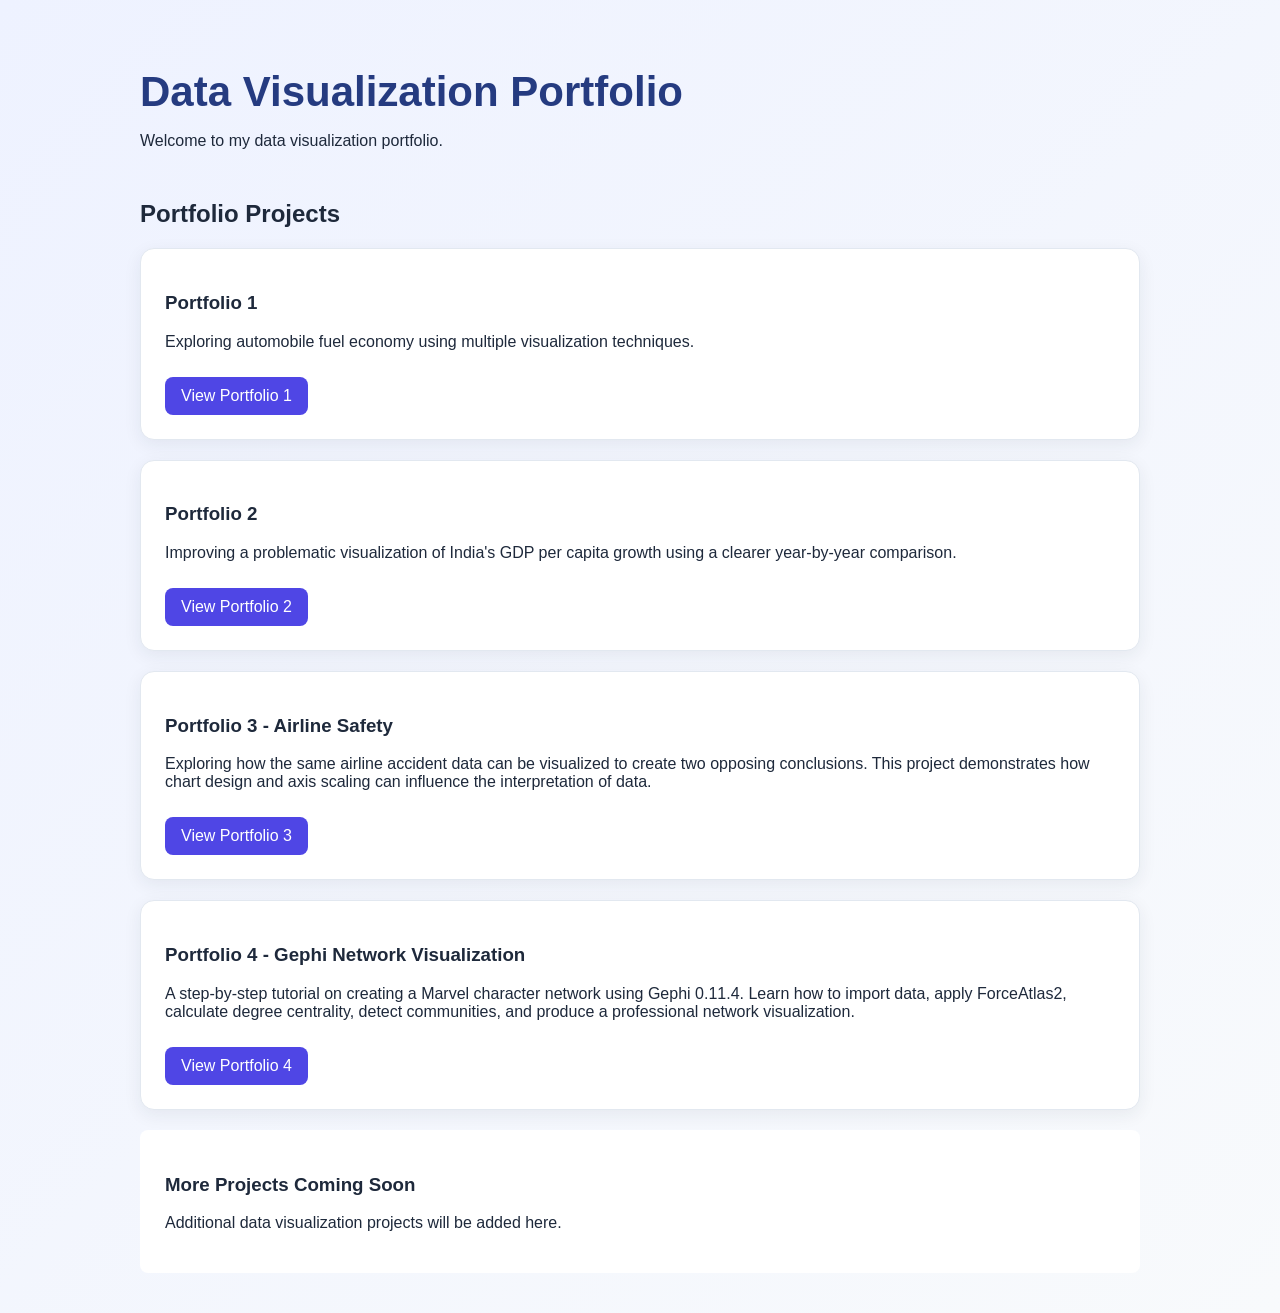
<file: index.html>
<!DOCTYPE html>
<html lang="en">

<head>
    <meta charset="UTF-8">
    <meta name="viewport" content="width=device-width, initial-scale=1.0">

    <title>Data Visualization Portfolio</title>

    <link rel="stylesheet" href="style.css">
</head>

<body>

    <header>
        <h1>Data Visualization Portfolio</h1>
        <p>Welcome to my data visualization portfolio.</p>
    </header>

    <main>

        <h2>Portfolio Projects</h2>

        <div class="project-card">
            <h3>Portfolio 1</h3>

            <p>
                Exploring automobile fuel economy using multiple
                visualization techniques.
            </p>

            <a href="portfolio1.html">View Portfolio 1</a>
        </div>

<div class="project-card">
    <h3>Portfolio 2</h3>

    <p>
        Improving a problematic visualization of India's GDP per capita growth
        using a clearer year-by-year comparison.
    </p>

    <a href="portfolio2/index.html">View Portfolio 2</a>
</div>

<div class="project-card">
    <h3>Portfolio 3 - Airline Safety</h3>

    <p>
        Exploring how the same airline accident data can be
        visualized to create two opposing conclusions.
        This project demonstrates how chart design and
        axis scaling can influence the interpretation of data.
    </p>

    <a href="Portfolio%203/index.html">View Portfolio 3</a>
</div>

<div class="project-card">
  <h3>Portfolio 4 - Gephi Network Visualization</h3>

  <p>
    A step-by-step tutorial on creating a Marvel character
    network using Gephi 0.11.4. Learn how to import data,
    apply ForceAtlas2, calculate degree centrality,
    detect communities, and produce a professional
    network visualization.
  </p>

  <a href="Portfolio%204/index.html">
    View Portfolio 4
  </a>
</div>

<div class="future-projects">
    <h3>More Projects Coming Soon</h3>

    <p>
        Additional data visualization projects will be added here.
    </p>
</div>

    </main>

</body>

</html>
</file>
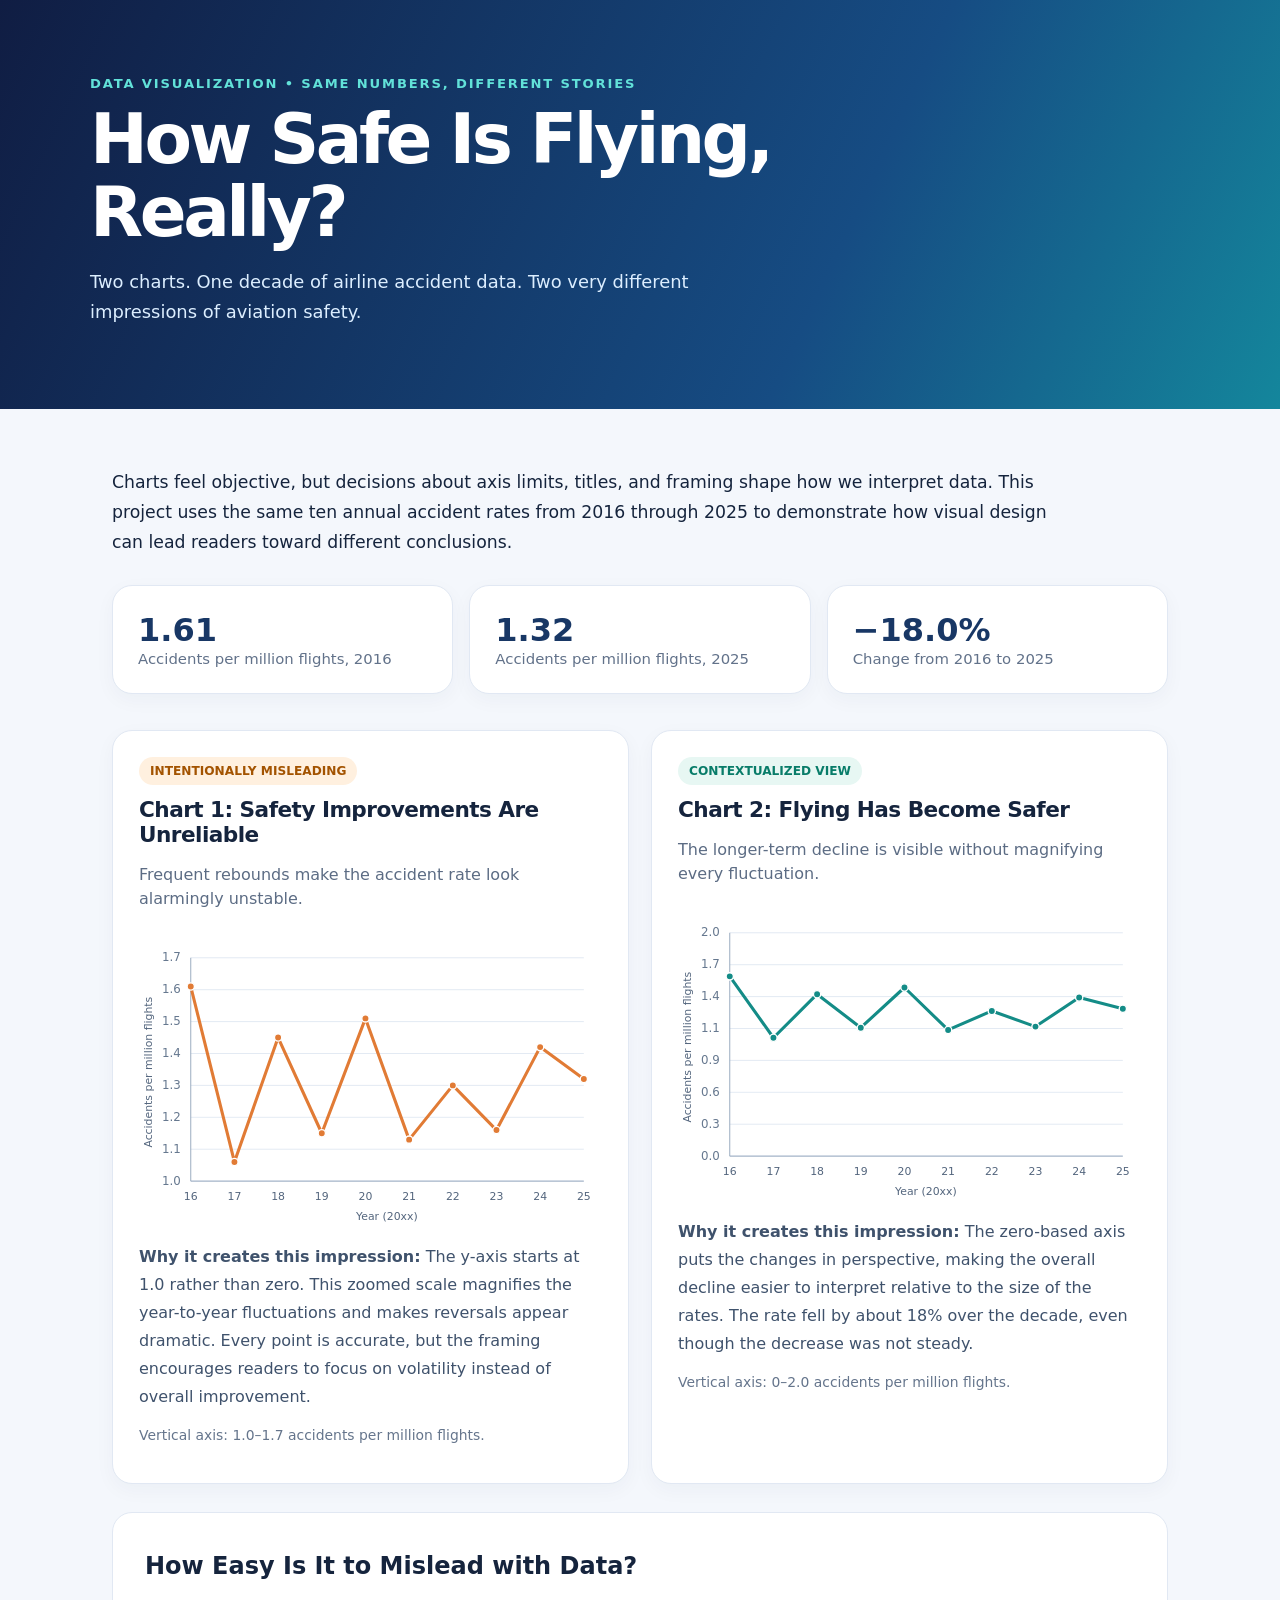
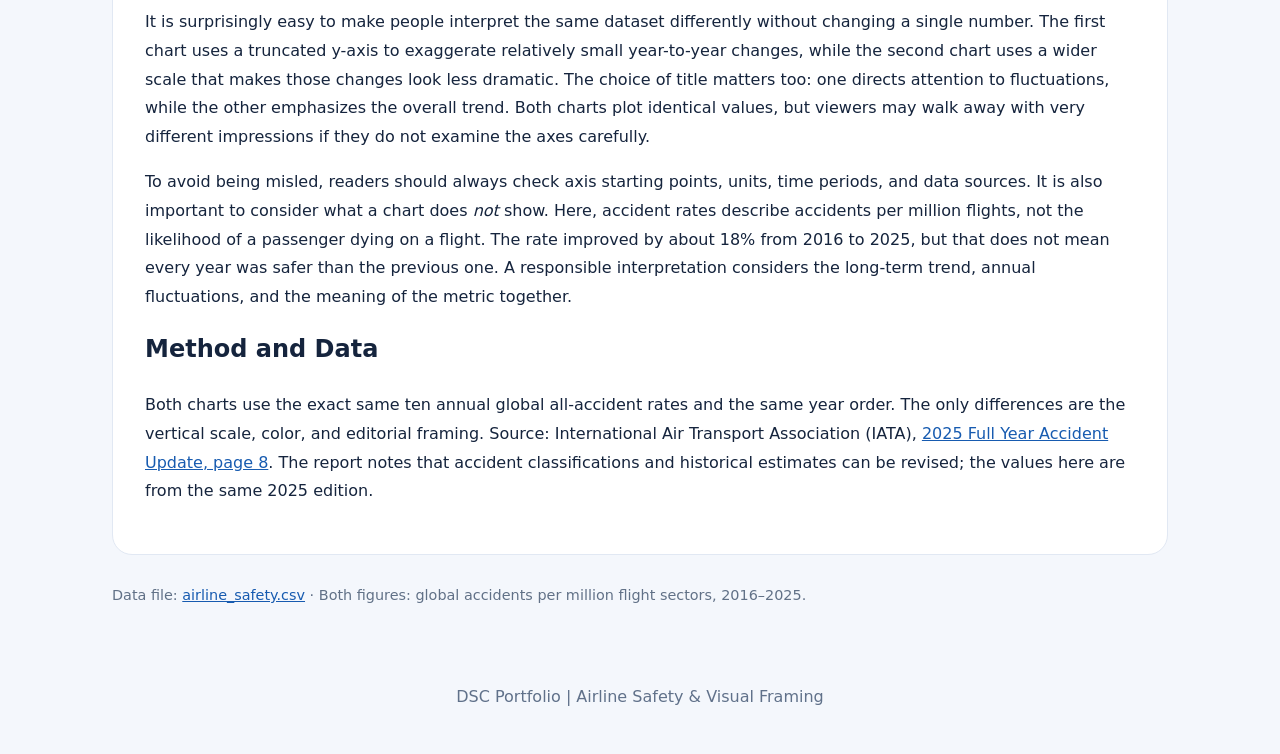
<file: Portfolio 3/index.html>
<!doctype html>
<html lang="en">
<head>
<meta charset="utf-8"><meta name="viewport" content="width=device-width,initial-scale=1">
<title>Airline Safety | Two Stories, One Dataset</title>
<style>
:root{font-family:Inter,ui-sans-serif,system-ui,-apple-system,Segoe UI,sans-serif;color:#15243d;background:#f4f7fc}*{box-sizing:border-box}body{margin:0}a{color:#175bb0}header{background:linear-gradient(115deg,#101d43,#164c83 65%,#14869c);color:white;padding:76px max(24px,calc((100vw - 1100px)/2)) 65px}h1{font-size:clamp(2.4rem,5.4vw,4.4rem);letter-spacing:-.05em;line-height:1.06;margin:12px 0 16px}header p{max-width:700px;color:#dceeff;font-size:1.12rem;line-height:1.65}.eyebrow{font-size:.82rem;font-weight:800;letter-spacing:.14em;text-transform:uppercase;color:#62e2d9}main{max-width:1100px;margin:auto;padding:40px 22px 64px}section{margin:0 0 28px}.intro{font-size:1.08rem;line-height:1.75;max-width:940px}.stats{display:grid;grid-template-columns:repeat(3,1fr);gap:16px;margin:28px 0 36px}.stat,.panel{background:white;border:1px solid #e1e8f3;border-radius:20px;box-shadow:0 6px 20px #142c4b0a}.stat{padding:25px}.stat strong{font-size:2rem;display:block;color:#183765}.stat span{color:#62728a;font-size:.93rem}.panels{display:grid;grid-template-columns:1fr 1fr;gap:22px}.panel{padding:26px;min-width:0}.panel h2{font-size:1.35rem;letter-spacing:-.025em;margin:12px 0 7px}.tag{display:inline-block;padding:7px 11px;border-radius:100px;background:#e7f7f3;color:#087c69;font-size:.76rem;font-weight:800}.tag.warn{background:#fff0df;color:#a35300}.subtitle{min-height:57px;color:#5c6c84;line-height:1.5}.plot{width:100%;height:auto;display:block;margin:15px 0 9px}.description{line-height:1.75;color:#3f526c}.note{font-size:.87rem;color:#65758c}.prose{background:white;border-radius:20px;border:1px solid #e1e8f3;padding:32px;margin-top:28px;line-height:1.8}.prose h2{margin-top:0}.source{margin-top:26px;font-size:.9rem;color:#617187;line-height:1.7}footer{text-align:center;color:#60718a;padding:15px 24px 48px}@media(max-width:770px){.panels,.stats{grid-template-columns:1fr}header{padding:55px 24px}.panel{padding:19px}}
</style>
</head>
<body>
<header><div class="eyebrow">Data visualization • Same numbers, different stories</div><h1>How Safe Is Flying,<br>Really?</h1><p>Two charts. One decade of airline accident data. Two very different impressions of aviation safety.</p></header>
<main>
<section class="intro"><p>Charts feel objective, but decisions about axis limits, titles, and framing shape how we interpret data. This project uses the same ten annual accident rates from 2016 through 2025 to demonstrate how visual design can lead readers toward different conclusions.</p></section>
<div class="stats"><div class="stat"><strong>1.61</strong><span>Accidents per million flights, 2016</span></div><div class="stat"><strong>1.32</strong><span>Accidents per million flights, 2025</span></div><div class="stat"><strong>−18.0%</strong><span>Change from 2016 to 2025</span></div></div>
<section class="panels">
<article class="panel"><span class="tag warn">INTENTIONALLY MISLEADING</span><h2>Chart 1: Safety Improvements Are Unreliable</h2><p class="subtitle">Frequent rebounds make the accident rate look alarmingly unstable.</p><svg id="zoomed" class="plot" role="img" aria-label="Line chart of 2016 to 2025 airline accident rates with a truncated vertical axis from 1.0 to 1.7"></svg><p class="description"><strong>Why it creates this impression:</strong> The y-axis starts at 1.0 rather than zero. This zoomed scale magnifies the year-to-year fluctuations and makes reversals appear dramatic. Every point is accurate, but the framing encourages readers to focus on volatility instead of overall improvement.</p><p class="note">Vertical axis: 1.0–1.7 accidents per million flights.</p></article>
<article class="panel"><span class="tag">CONTEXTUALIZED VIEW</span><h2>Chart 2: Flying Has Become Safer</h2><p class="subtitle">The longer-term decline is visible without magnifying every fluctuation.</p><svg id="full" class="plot" role="img" aria-label="Line chart of identical 2016 to 2025 airline accident rates with vertical axis from 0 to 2"></svg><p class="description"><strong>Why it creates this impression:</strong> The zero-based axis puts the changes in perspective, making the overall decline easier to interpret relative to the size of the rates. The rate fell by about 18% over the decade, even though the decrease was not steady.</p><p class="note">Vertical axis: 0–2.0 accidents per million flights.</p></article>
</section>
<section class="prose"><h2>How Easy Is It to Mislead with Data?</h2><p>It is surprisingly easy to make people interpret the same dataset differently without changing a single number. The first chart uses a truncated y-axis to exaggerate relatively small year-to-year changes, while the second chart uses a wider scale that makes those changes look less dramatic. The choice of title matters too: one directs attention to fluctuations, while the other emphasizes the overall trend. Both charts plot identical values, but viewers may walk away with very different impressions if they do not examine the axes carefully.</p><p>To avoid being misled, readers should always check axis starting points, units, time periods, and data sources. It is also important to consider what a chart does <em>not</em> show. Here, accident rates describe accidents per million flights, not the likelihood of a passenger dying on a flight. The rate improved by about 18% from 2016 to 2025, but that does not mean every year was safer than the previous one. A responsible interpretation considers the long-term trend, annual fluctuations, and the meaning of the metric together.</p><h2>Method and Data</h2><p>Both charts use the exact same ten annual global all-accident rates and the same year order. The only differences are the vertical scale, color, and editorial framing. Source: International Air Transport Association (IATA), <a href="https://www.iata.org/contentassets/4d18cb077c5e419b8a888d387a50c638/iata-safety-report-2025-fy_final.pdf" target="_blank" rel="noopener">2025 Full Year Accident Update, page 8</a>. The report notes that accident classifications and historical estimates can be revised; the values here are from the same 2025 edition.</p></section>
<div class="source">Data file: <a href="airline_safety.csv" download>airline_safety.csv</a> · Both figures: global accidents per million flight sectors, 2016–2025.</div>
</main><footer>DSC Portfolio | Airline Safety &amp; Visual Framing</footer>
<script>
const data=[{year:2016,v:1.61},{year:2017,v:1.06},{year:2018,v:1.45},{year:2019,v:1.15},{year:2020,v:1.51},{year:2021,v:1.13},{year:2022,v:1.30},{year:2023,v:1.16},{year:2024,v:1.42},{year:2025,v:1.32}];
const NS='http://www.w3.org/2000/svg';
function add(svg,tag,attrs={},txt){let e=document.createElementNS(NS,tag);for(const [k,v] of Object.entries(attrs))e.setAttribute(k,String(v));if(txt!==undefined)e.textContent=txt;svg.appendChild(e);return e;}
function chart(id,min,max,color){const svg=document.getElementById(id);svg.setAttribute('viewBox','0 0 510 320');const left=57,right=490,top=24,bottom=270,w=right-left,h=bottom-top;const x=i=>left+i*w/9,y=v=>bottom-(v-min)/(max-min)*h;
for(let i=0;i<=7;i++){const v=min+(max-min)*i/7,yy=y(v);add(svg,'line',{x1:left,x2:right,y1:yy,y2:yy,stroke:'#e0e8f2','stroke-width':1});add(svg,'text',{x:left-11,y:yy+4,'text-anchor':'end',fill:'#66788f','font-size':13},v.toFixed(1));}
add(svg,'line',{x1:left,x2:left,y1:top,y2:bottom,stroke:'#91a4bb'});add(svg,'line',{x1:left,x2:right,y1:bottom,y2:bottom,stroke:'#91a4bb'});
const d=data.map((r,i)=>(i?'L':'M')+x(i)+','+y(r.v)).join(' ');add(svg,'path',{d,fill:'none',stroke:color,'stroke-width':3.4,'stroke-linejoin':'round','stroke-linecap':'round'});
data.forEach((r,i)=>{add(svg,'circle',{cx:x(i),cy:y(r.v),r:4,fill:color,stroke:'white','stroke-width':1.5});add(svg,'text',{x:x(i),y:291,'text-anchor':'middle',fill:'#53657d','font-size':12},String(r.year).slice(2));});add(svg,'text',{x:273,y:313,'text-anchor':'middle',fill:'#53657d','font-size':12},'Year (20xx)');add(svg,'text',{x:14,y:150,transform:'rotate(-90 14 150)','text-anchor':'middle',fill:'#53657d','font-size':12},'Accidents per million flights');}
chart('zoomed',1.0,1.7,'#e17b35');chart('full',0,2,'#148c87');
</script>
</body></html>
</file>
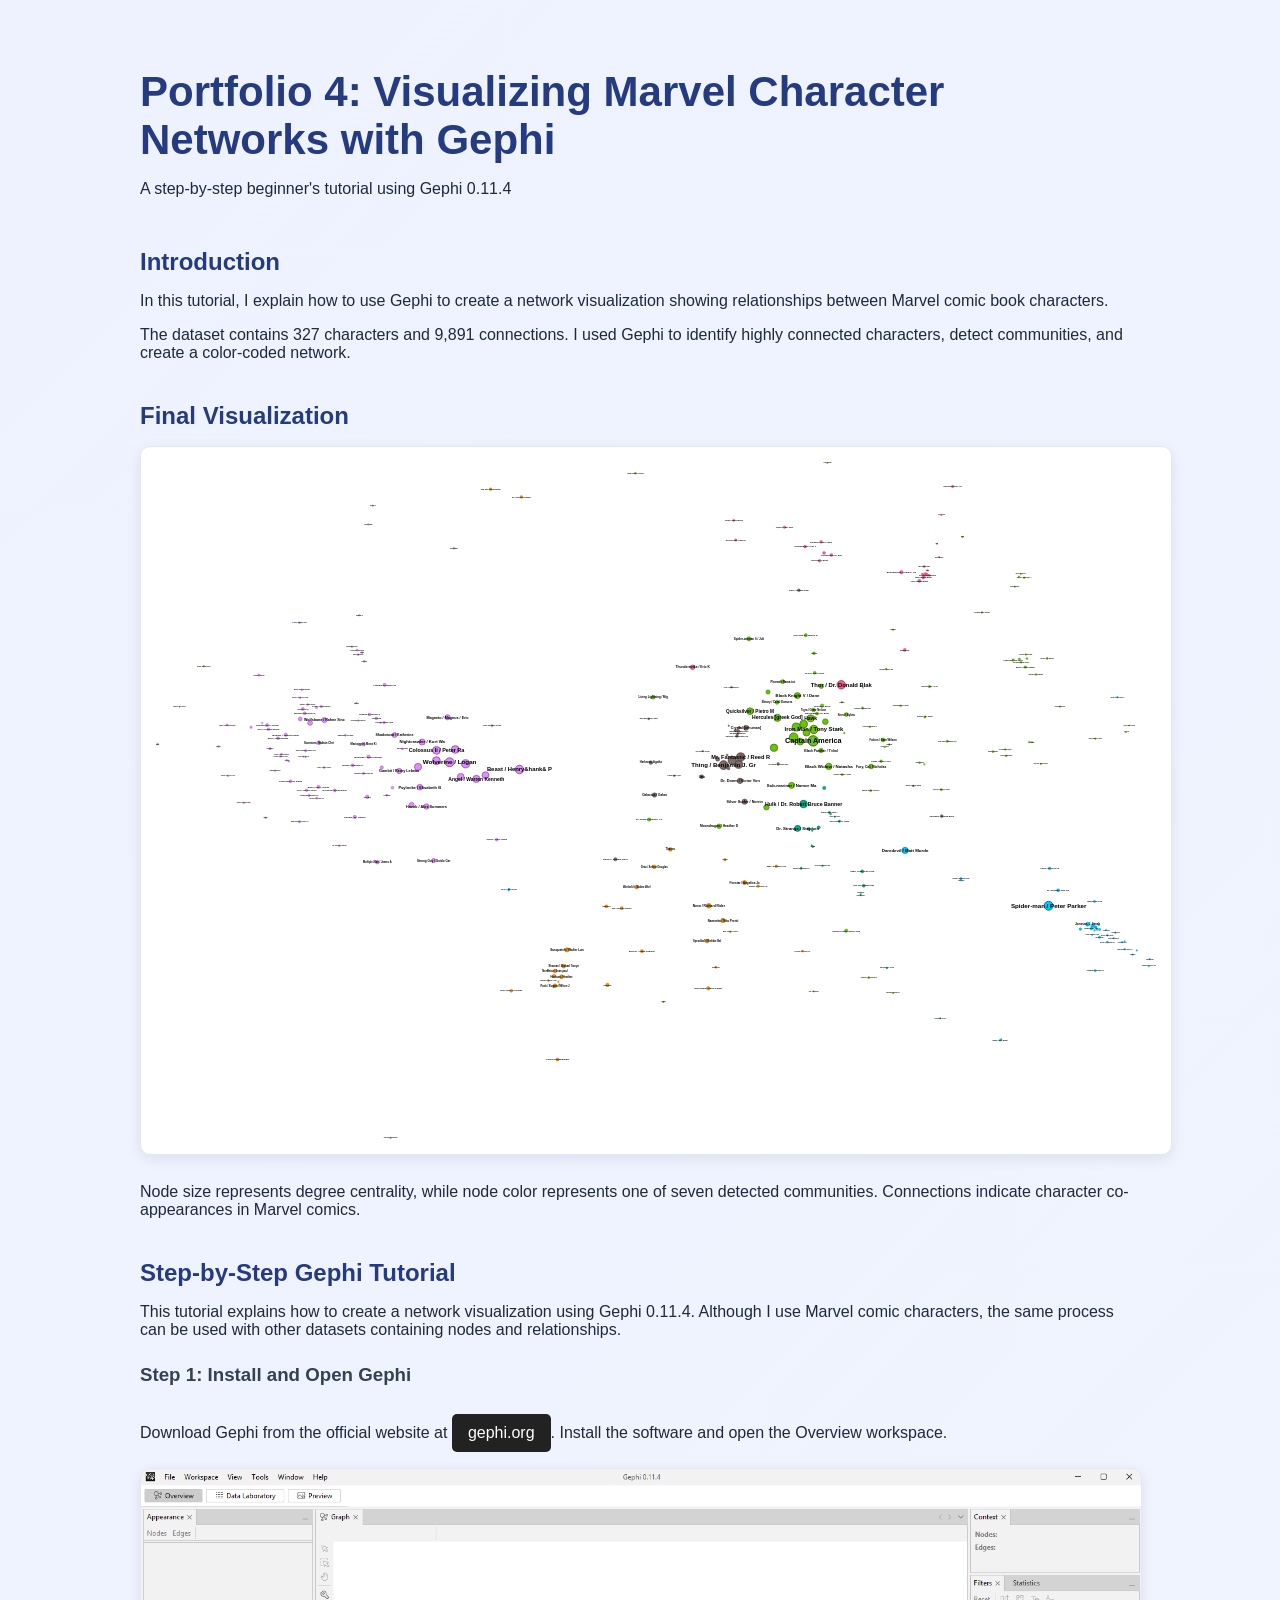
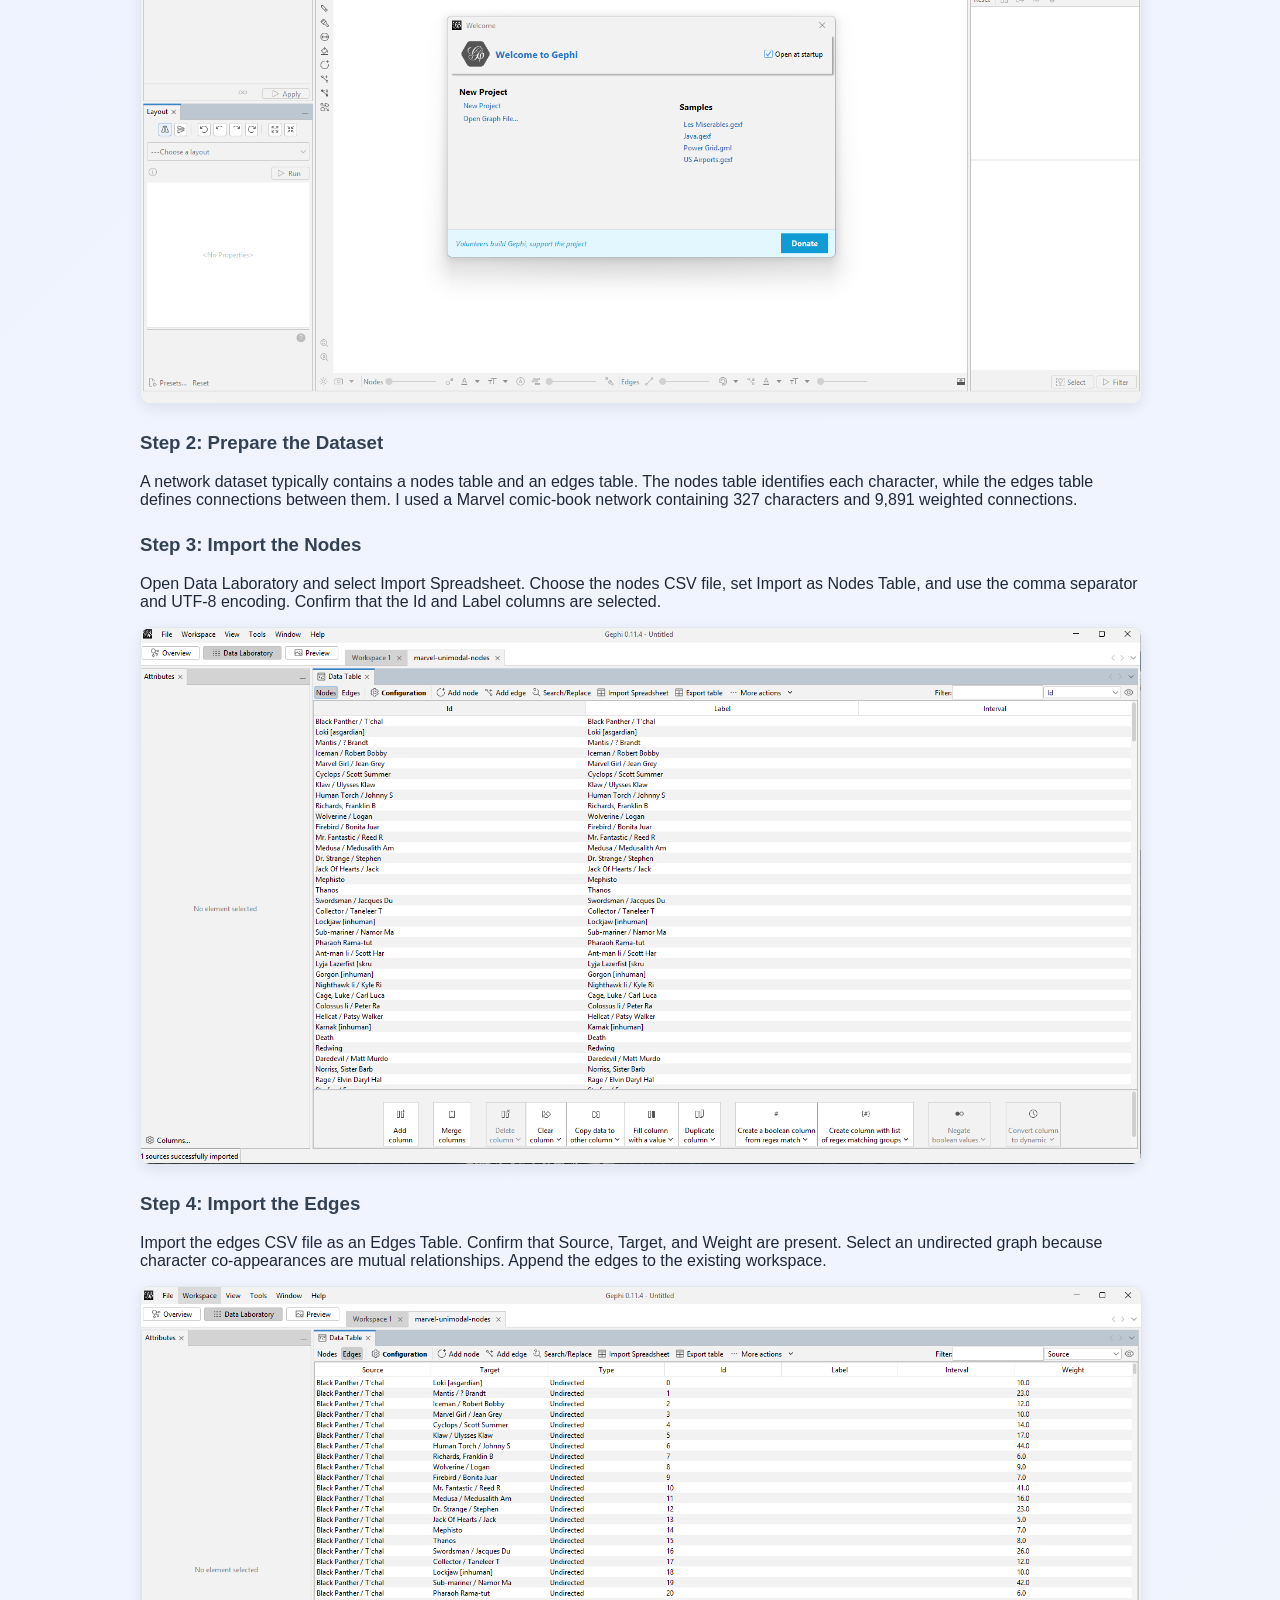
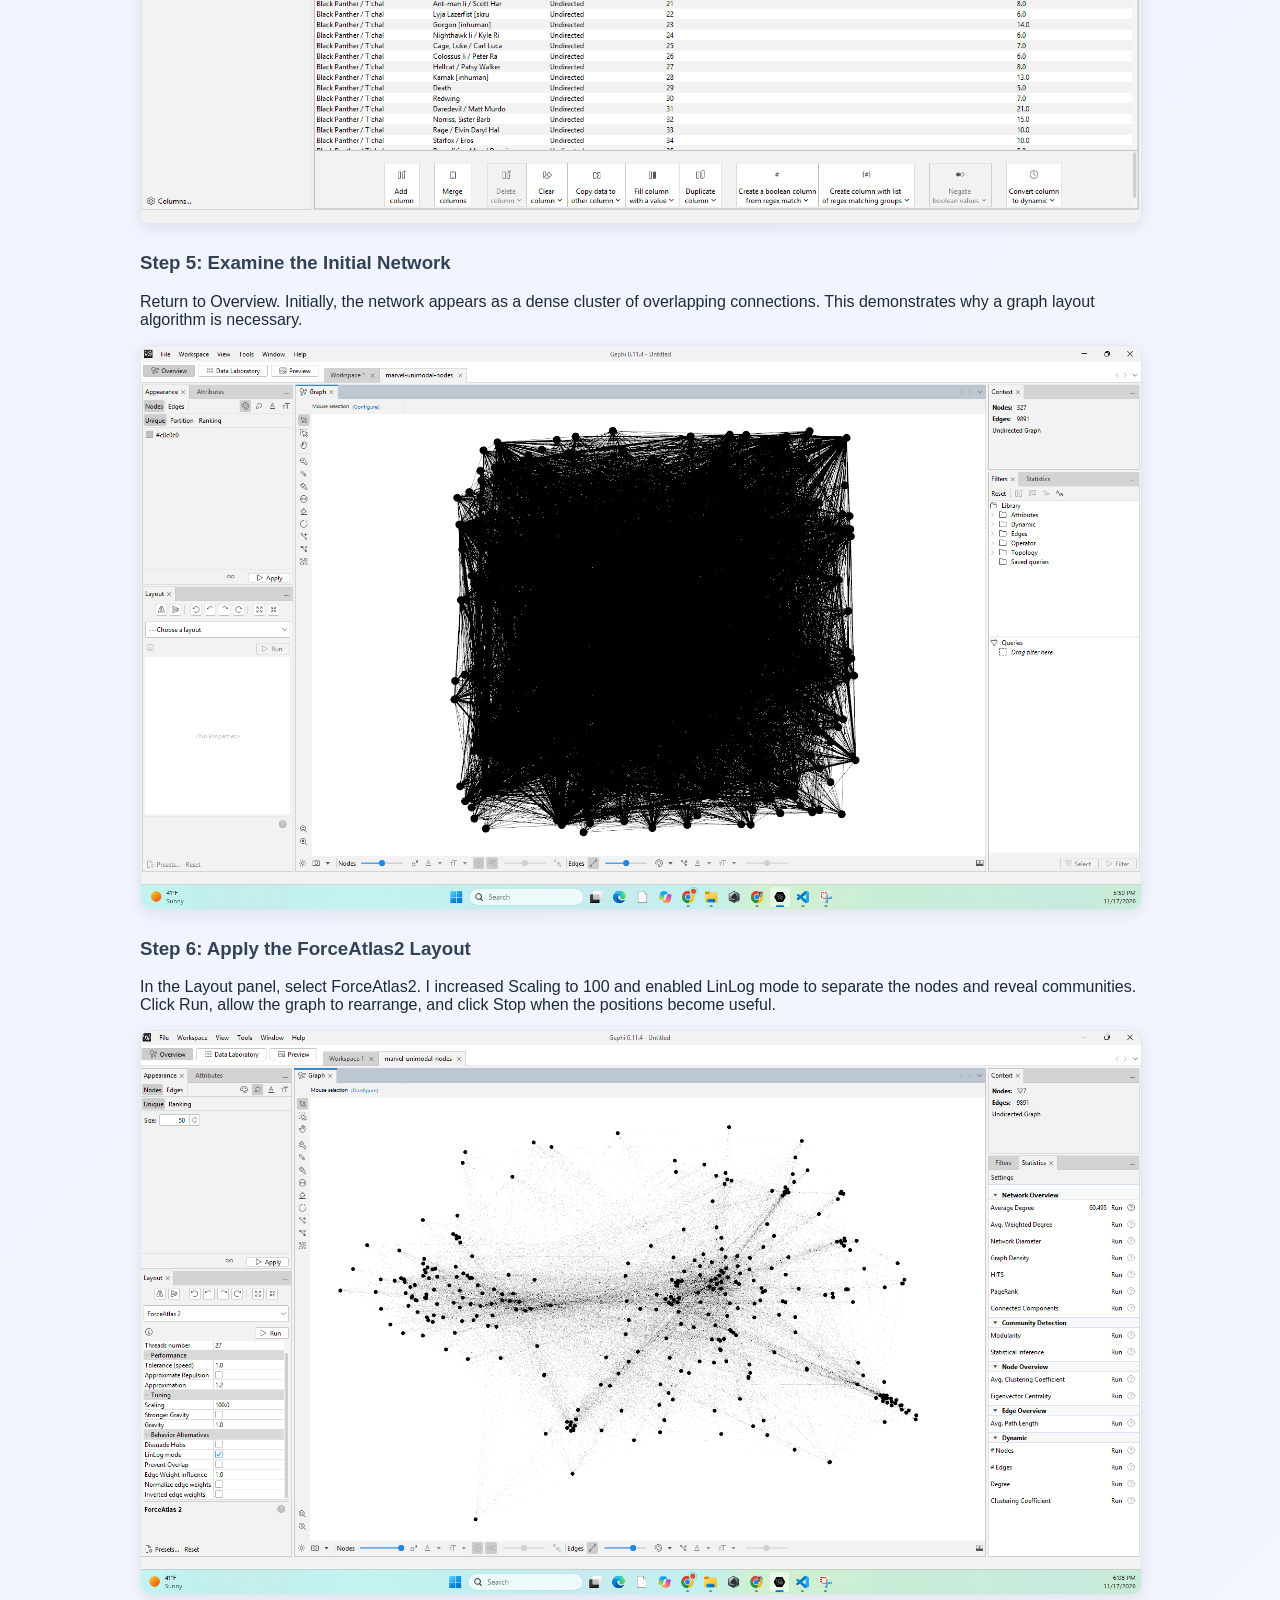
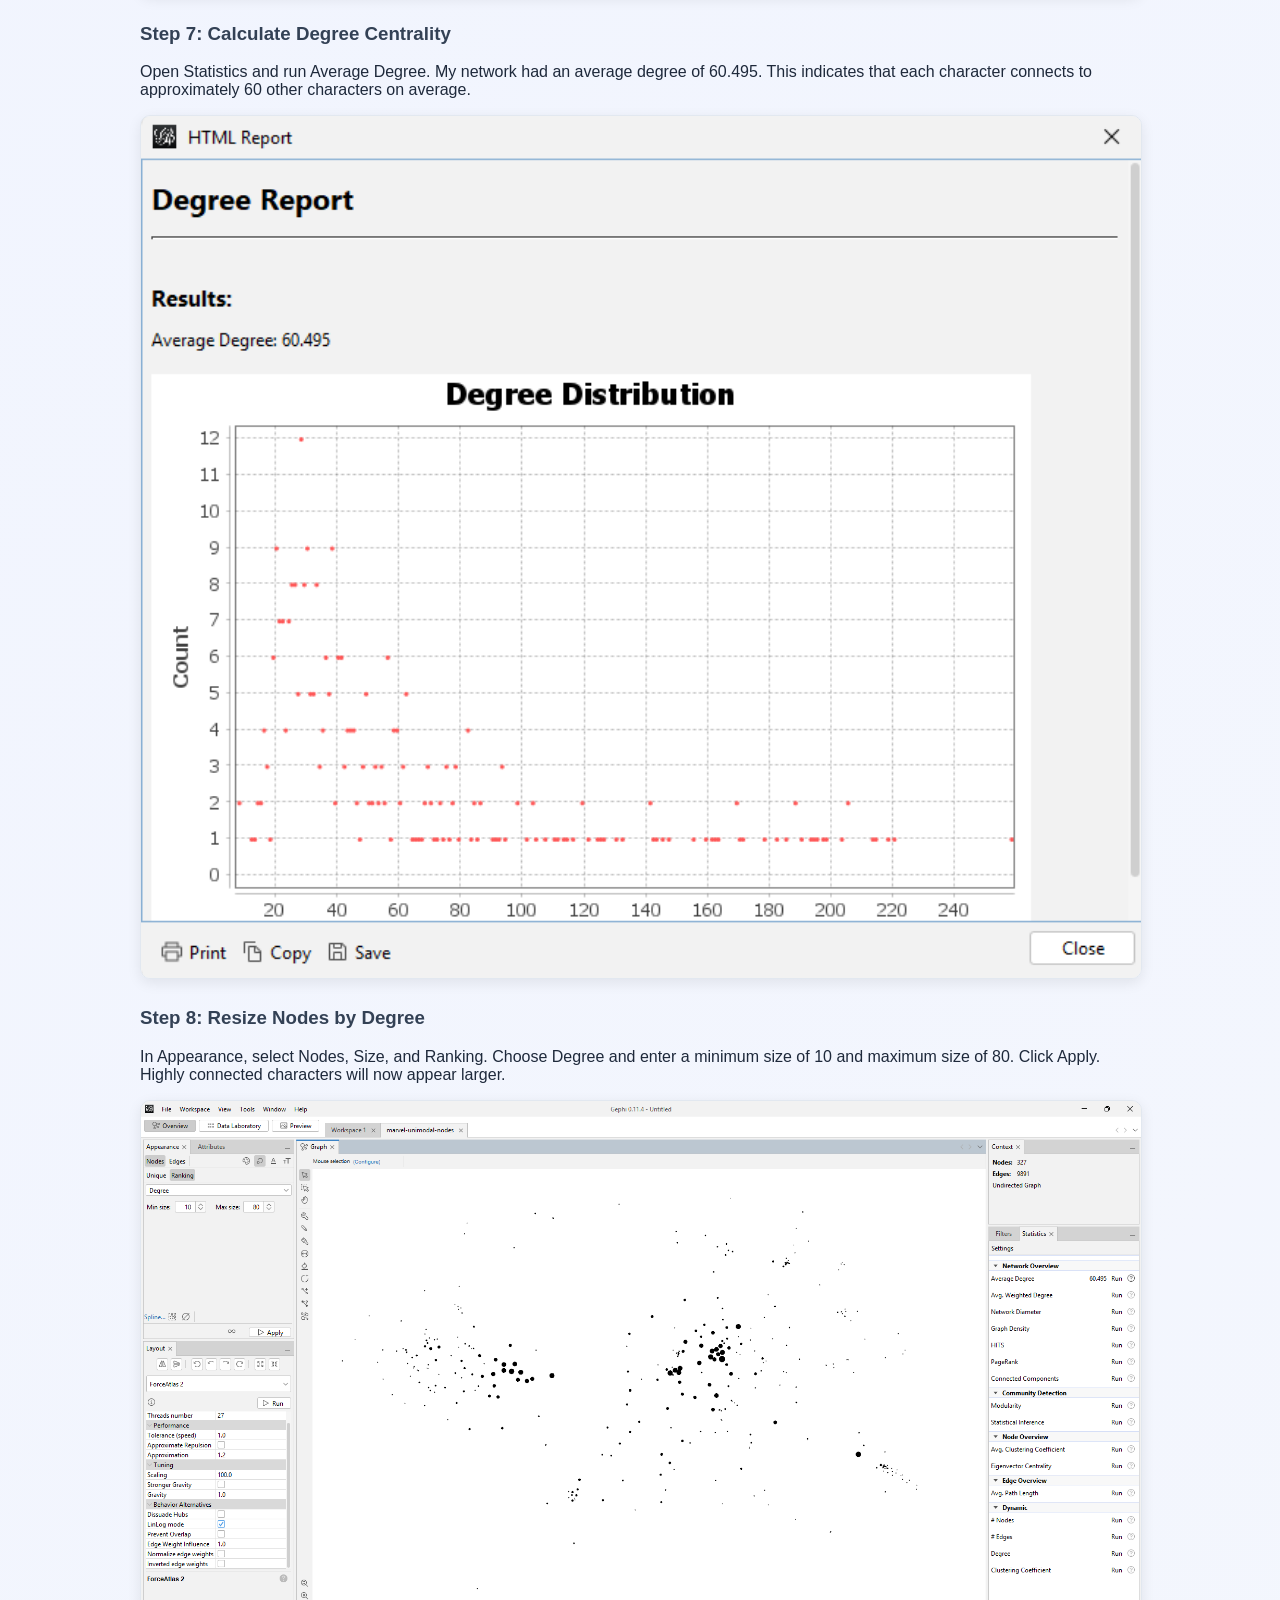
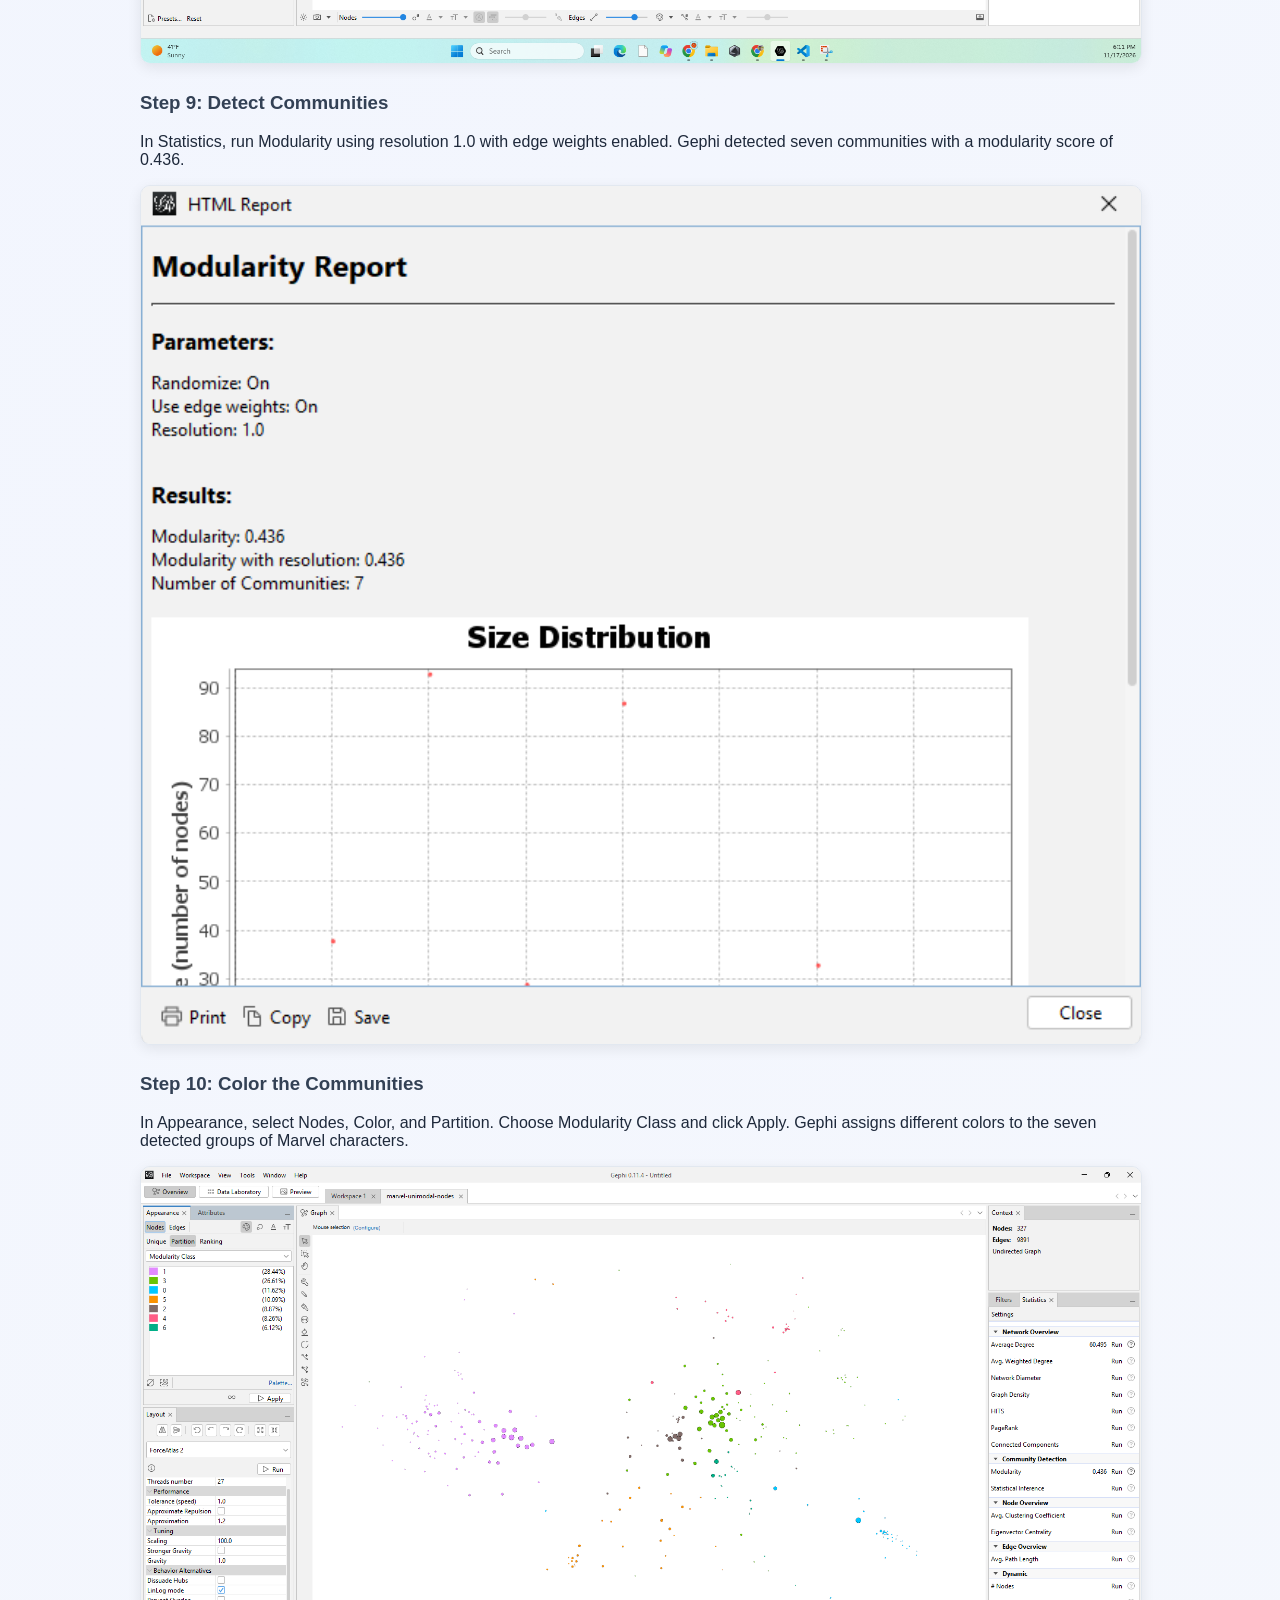
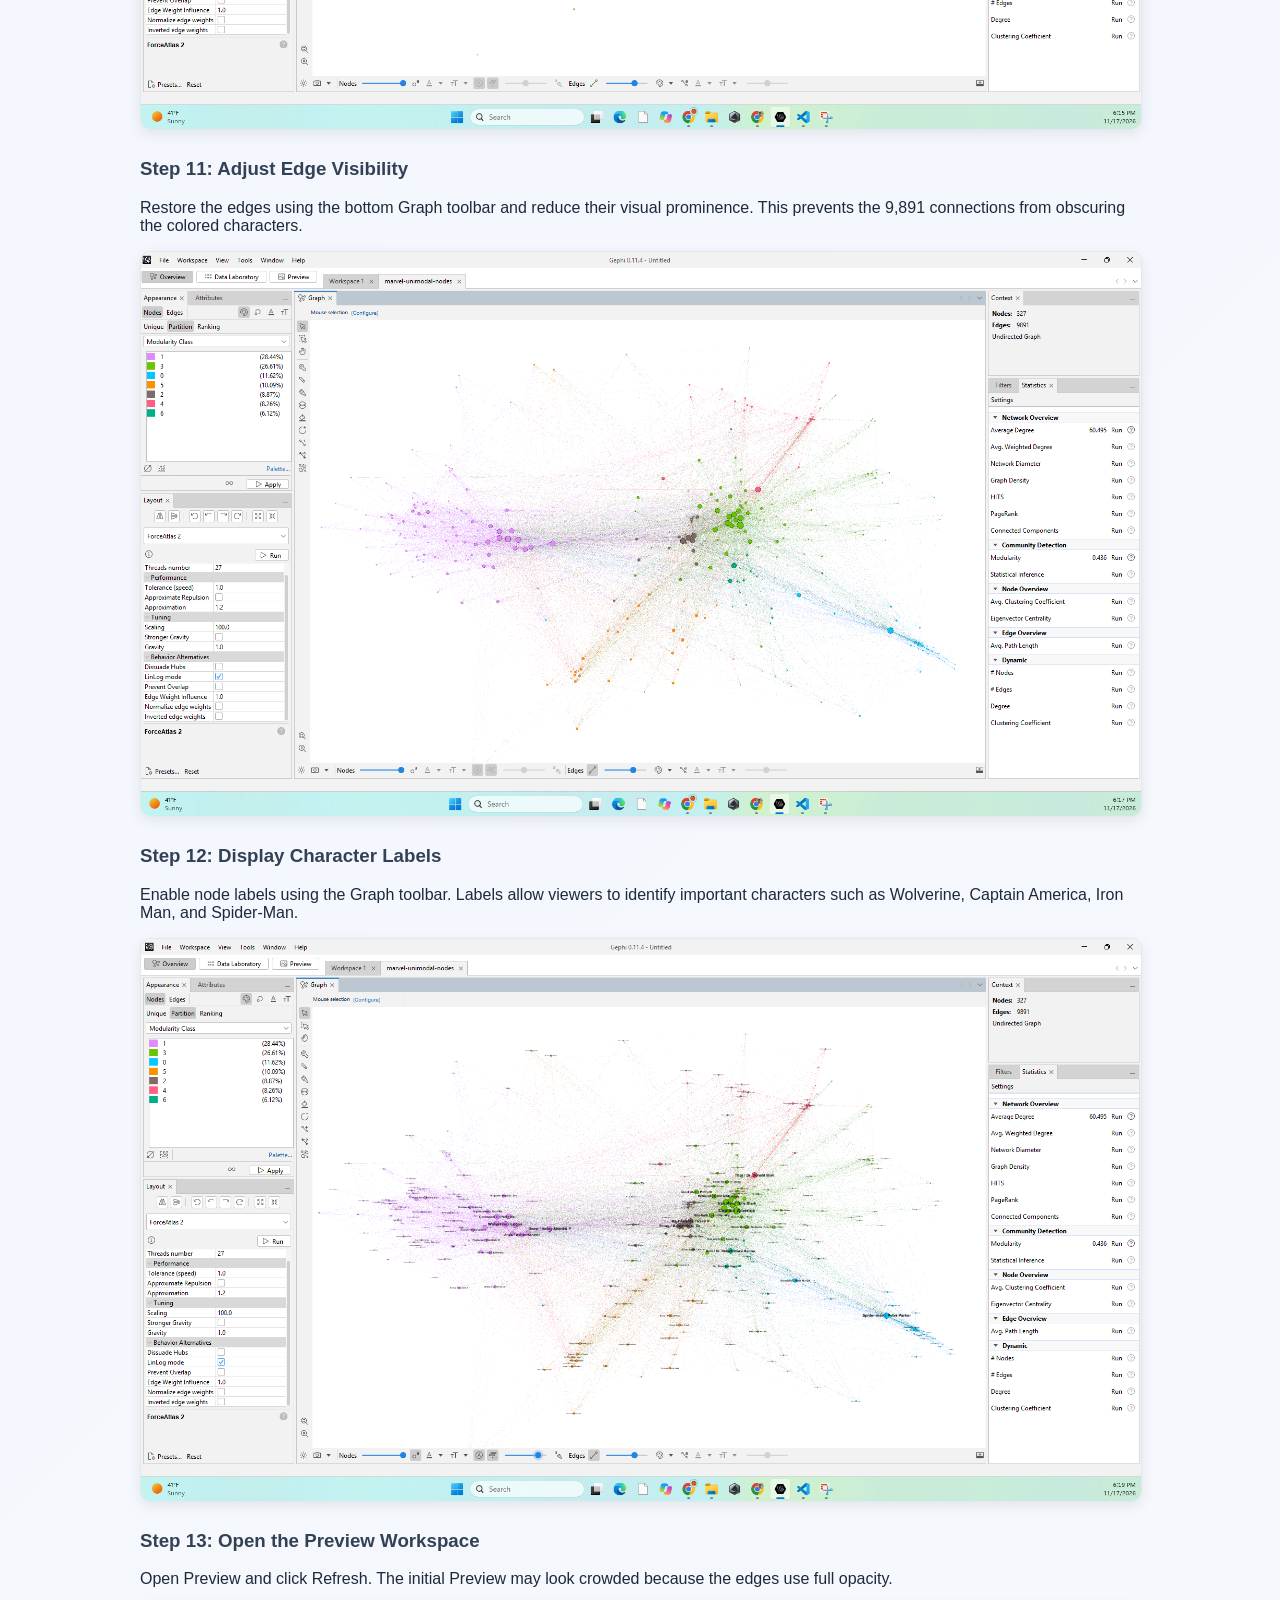
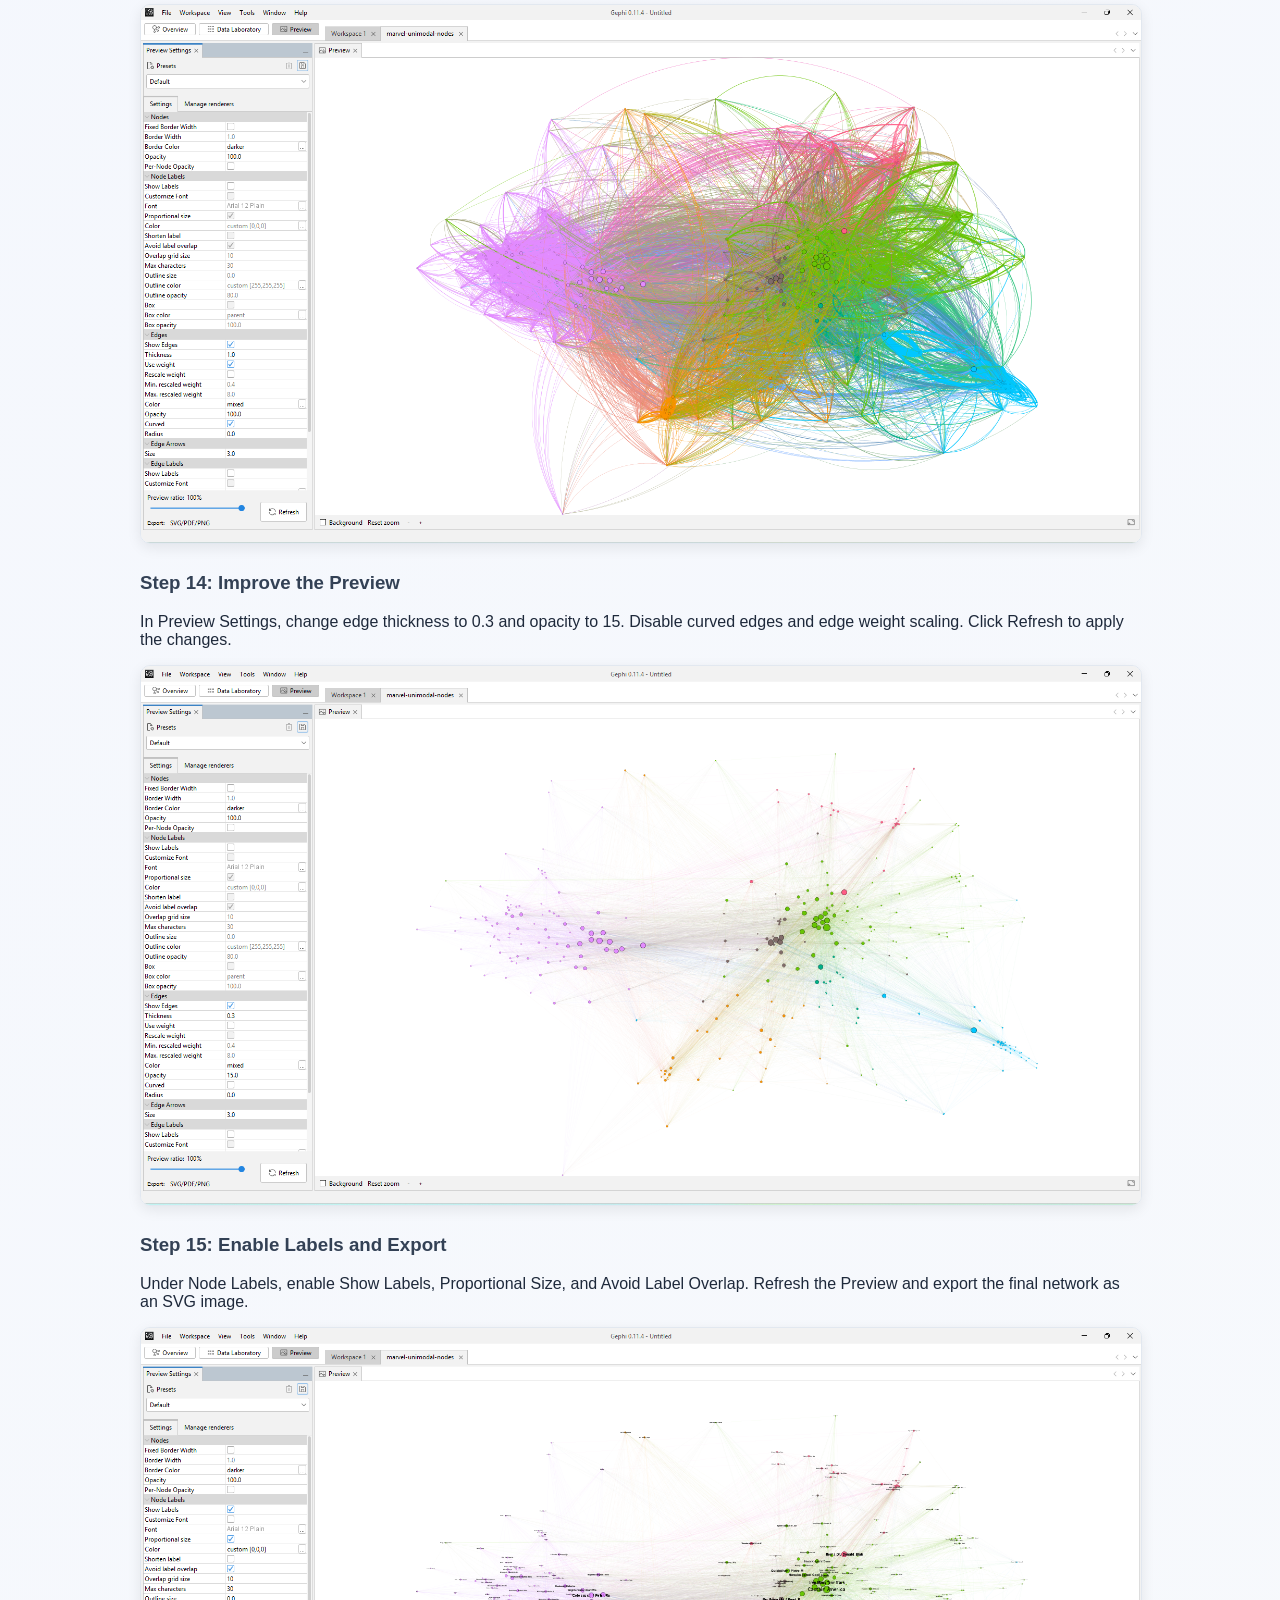
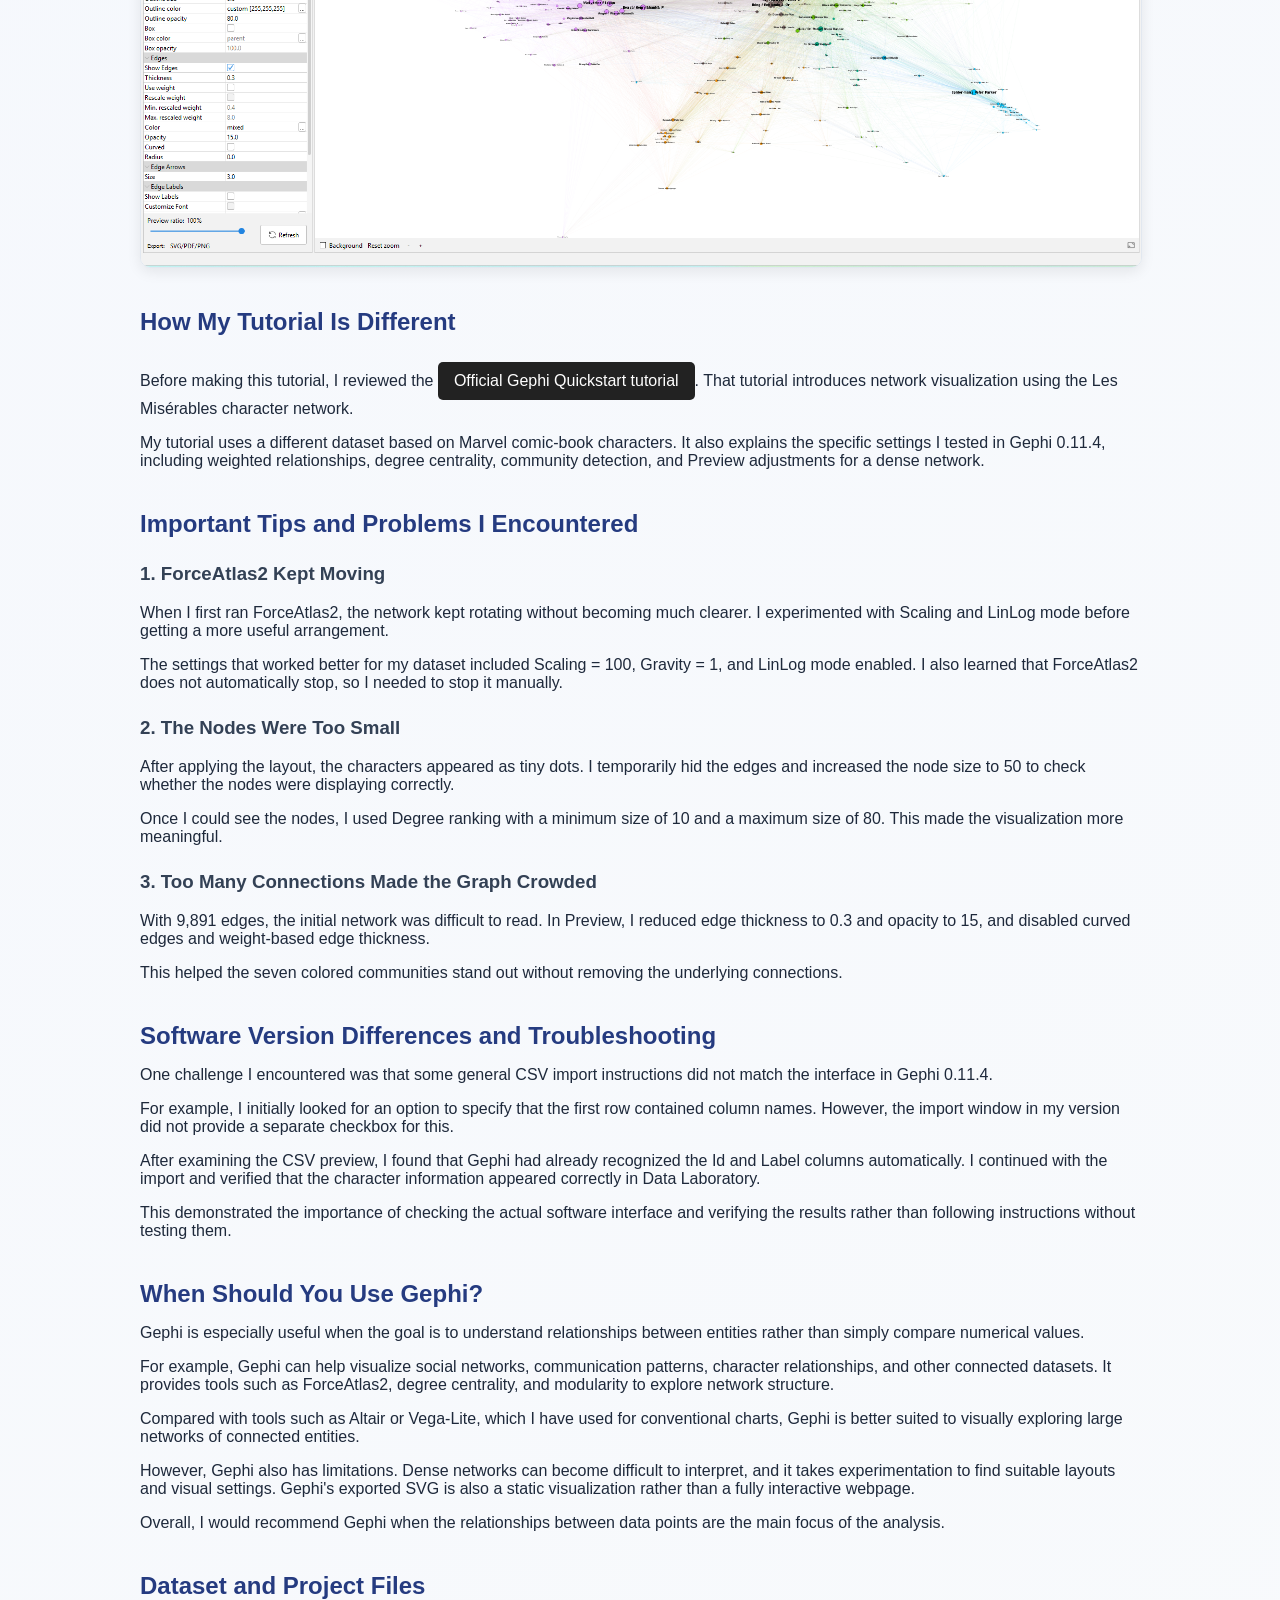
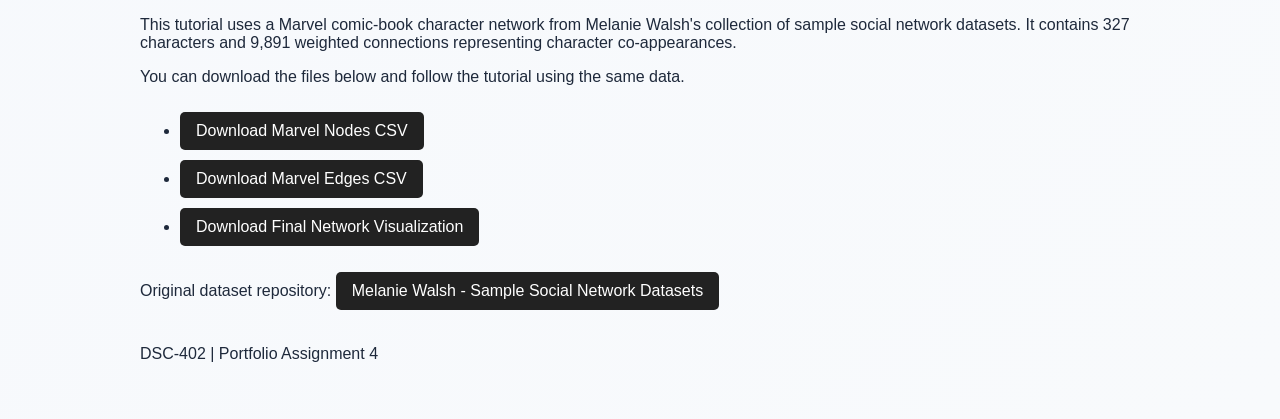
<file: Portfolio 4/index.html>
<!DOCTYPE html>
<html lang="en">
<head>
  <meta charset="UTF-8">
  <meta name="viewport" content="width=device-width, initial-scale=1.0">
  <title>Portfolio 4 - Gephi Tutorial</title>
  <link rel="stylesheet" href="../style.css">
</head>

<body>
  <header>
    <h1>Portfolio 4: Visualizing Marvel Character Networks with Gephi</h1>
    <p>A step-by-step beginner's tutorial using Gephi 0.11.4</p>
  </header>

  <main>
    <section>
      <h2>Introduction</h2>
      <p>
        In this tutorial, I explain how to use Gephi to create a
        network visualization showing relationships between Marvel
        comic book characters.
      </p>

      <p>
        The dataset contains 327 characters and 9,891 connections.
        I used Gephi to identify highly connected characters,
        detect communities, and create a color-coded network.
      </p>
    </section>

    <section>
      <h2>Final Visualization</h2>

      <img
        src="images/marvel-network.svg"
        alt="Marvel character network visualized in Gephi"
        style="width:100%; background:white; padding:15px; border-radius:10px;"
      >

      <p>
        Node size represents degree centrality, while node color
        represents one of seven detected communities.
        Connections indicate character co-appearances in Marvel comics.
      </p>
    </section>

<section>
  <h2>Step-by-Step Gephi Tutorial</h2>

  <p>
    This tutorial explains how to create a network visualization
    using Gephi 0.11.4. Although I use Marvel comic characters,
    the same process can be used with other datasets containing
    nodes and relationships.
  </p>

  <h3>Step 1: Install and Open Gephi</h3>
  <p>
    Download Gephi from the official website at
    <a href="https://gephi.org/" target="_blank">gephi.org</a>.
    Install the software and open the Overview workspace.
  </p>
  <img src="screenshots/01-gephi-welcome.png"
       alt="Gephi workspace after installation" style="width:100%;">

  <h3>Step 2: Prepare the Dataset</h3>
  <p>
    A network dataset typically contains a nodes table and an
    edges table. The nodes table identifies each character,
    while the edges table defines connections between them.
    I used a Marvel comic-book network containing 327
    characters and 9,891 weighted connections.
  </p>

  <h3>Step 3: Import the Nodes</h3>
  <p>
    Open Data Laboratory and select Import Spreadsheet.
    Choose the nodes CSV file, set Import as Nodes Table,
    and use the comma separator and UTF-8 encoding.
    Confirm that the Id and Label columns are selected.
  </p>
  <img src="screenshots/02-nodes-imported.png"
       alt="Imported Marvel character nodes" style="width:100%;">

  <h3>Step 4: Import the Edges</h3>
  <p>
    Import the edges CSV file as an Edges Table.
    Confirm that Source, Target, and Weight are present.
    Select an undirected graph because character
    co-appearances are mutual relationships.
    Append the edges to the existing workspace.
  </p>
  <img src="screenshots/03-edges-imported.png"
       alt="Imported Marvel network edges" style="width:100%;">

  <h3>Step 5: Examine the Initial Network</h3>
  <p>
    Return to Overview. Initially, the network appears as
    a dense cluster of overlapping connections.
    This demonstrates why a graph layout algorithm
    is necessary.
  </p>
  <img src="screenshots/04-network-before-layout.png"
       alt="Marvel network before applying a layout"
       style="width:100%;">

  <h3>Step 6: Apply the ForceAtlas2 Layout</h3>
  <p>
    In the Layout panel, select ForceAtlas2.
    I increased Scaling to 100 and enabled LinLog mode
    to separate the nodes and reveal communities.
    Click Run, allow the graph to rearrange, and
    click Stop when the positions become useful.
  </p>
  <img src="screenshots/05-forceatlas2-layout.png"
       alt="Marvel network after ForceAtlas2"
       style="width:100%;">

  <h3>Step 7: Calculate Degree Centrality</h3>
  <p>
    Open Statistics and run Average Degree.
    My network had an average degree of 60.495.
    This indicates that each character connects
    to approximately 60 other characters on average.
  </p>
  <img src="screenshots/06-degree-statistics.png"
       alt="Degree distribution report"
       style="width:100%;">

  <h3>Step 8: Resize Nodes by Degree</h3>
  <p>
    In Appearance, select Nodes, Size, and Ranking.
    Choose Degree and enter a minimum size of 10
    and maximum size of 80. Click Apply.
    Highly connected characters will now appear larger.
  </p>
  <img src="screenshots/07-degree-node-sizing.png"
       alt="Nodes sized by degree centrality"
       style="width:100%;">

  <h3>Step 9: Detect Communities</h3>
  <p>
    In Statistics, run Modularity using resolution 1.0
    with edge weights enabled.
    Gephi detected seven communities with
    a modularity score of 0.436.
  </p>
  <img src="screenshots/08-modularity-report.png"
       alt="Modularity community detection results"
       style="width:100%;">

  <h3>Step 10: Color the Communities</h3>
  <p>
    In Appearance, select Nodes, Color, and Partition.
    Choose Modularity Class and click Apply.
    Gephi assigns different colors to the seven
    detected groups of Marvel characters.
  </p>
  <img src="screenshots/09-community-colors.png"
       alt="Marvel communities identified by color"
       style="width:100%;">

  <h3>Step 11: Adjust Edge Visibility</h3>
  <p>
    Restore the edges using the bottom Graph toolbar
    and reduce their visual prominence.
    This prevents the 9,891 connections from
    obscuring the colored characters.
  </p>
  <img src="screenshots/10-network-with-edges.png"
       alt="Network with lighter edges"
       style="width:100%;">

  <h3>Step 12: Display Character Labels</h3>
  <p>
    Enable node labels using the Graph toolbar.
    Labels allow viewers to identify important
    characters such as Wolverine, Captain America,
    Iron Man, and Spider-Man.
  </p>
  <img src="screenshots/11-network-with-labels.png"
       alt="Marvel network displaying character labels"
       style="width:100%;">

  <h3>Step 13: Open the Preview Workspace</h3>
  <p>
    Open Preview and click Refresh.
    The initial Preview may look crowded because
    the edges use full opacity.
  </p>
  <img src="screenshots/12-initial-preview.png"
       alt="Initial Gephi Preview"
       style="width:100%;">

  <h3>Step 14: Improve the Preview</h3>
  <p>
    In Preview Settings, change edge thickness to 0.3
    and opacity to 15. Disable curved edges
    and edge weight scaling.
    Click Refresh to apply the changes.
  </p>
  <img src="screenshots/13-preview-light-edges.png"
       alt="Gephi Preview with reduced edge opacity"
       style="width:100%;">

  <h3>Step 15: Enable Labels and Export</h3>
  <p>
    Under Node Labels, enable Show Labels,
    Proportional Size, and Avoid Label Overlap.
    Refresh the Preview and export the final
    network as an SVG image.
  </p>
  <img src="screenshots/14-preview-with-labels.png"
       alt="Final labeled Marvel network"
       style="width:100%;">
</section>

<section>
  <h2>How My Tutorial Is Different</h2>

  <p>
    Before making this tutorial, I reviewed the
    <a href="https://gephi.org/quickstart/" target="_blank">
      Official Gephi Quickstart tutorial
    </a>.
    That tutorial introduces network visualization using
    the Les Misérables character network.
  </p>

  <p>
    My tutorial uses a different dataset based on Marvel
    comic-book characters. It also explains the specific
    settings I tested in Gephi 0.11.4, including weighted
    relationships, degree centrality, community detection,
    and Preview adjustments for a dense network.
  </p>
</section>

<section>
  <h2>Important Tips and Problems I Encountered</h2>

  <h3>1. ForceAtlas2 Kept Moving</h3>
  <p>
    When I first ran ForceAtlas2, the network kept rotating
    without becoming much clearer. I experimented with
    Scaling and LinLog mode before getting a more useful
    arrangement.
  </p>
  <p>
    The settings that worked better for my dataset included
    Scaling = 100, Gravity = 1, and LinLog mode enabled.
    I also learned that ForceAtlas2 does not automatically
    stop, so I needed to stop it manually.
  </p>

  <h3>2. The Nodes Were Too Small</h3>
  <p>
    After applying the layout, the characters appeared
    as tiny dots. I temporarily hid the edges and increased
    the node size to 50 to check whether the nodes were
    displaying correctly.
  </p>
  <p>
    Once I could see the nodes, I used Degree ranking with
    a minimum size of 10 and a maximum size of 80.
    This made the visualization more meaningful.
  </p>

  <h3>3. Too Many Connections Made the Graph Crowded</h3>
  <p>
    With 9,891 edges, the initial network was difficult
    to read. In Preview, I reduced edge thickness to 0.3
    and opacity to 15, and disabled curved edges and
    weight-based edge thickness.
  </p>
  <p>
    This helped the seven colored communities stand out
    without removing the underlying connections.
  </p>
</section>


<section>
  <h2>Software Version Differences and Troubleshooting</h2>

  <p>
    One challenge I encountered was that some general
    CSV import instructions did not match the interface
    in Gephi 0.11.4.
  </p>

  <p>
    For example, I initially looked for an option to
    specify that the first row contained column names.
    However, the import window in my version did not
    provide a separate checkbox for this.
  </p>

  <p>
    After examining the CSV preview, I found that
    Gephi had already recognized the Id and Label
    columns automatically. I continued with the
    import and verified that the character information
    appeared correctly in Data Laboratory.
  </p>

  <p>
    This demonstrated the importance of checking
    the actual software interface and verifying
    the results rather than following instructions
    without testing them.
  </p>
</section>


<section>
  <h2>When Should You Use Gephi?</h2>

  <p>
    Gephi is especially useful when the goal is to
    understand relationships between entities rather
    than simply compare numerical values.
  </p>

  <p>
    For example, Gephi can help visualize social
    networks, communication patterns, character
    relationships, and other connected datasets.
    It provides tools such as ForceAtlas2, degree
    centrality, and modularity to explore network
    structure.
  </p>

  <p>
    Compared with tools such as Altair or Vega-Lite,
    which I have used for conventional charts,
    Gephi is better suited to visually exploring
    large networks of connected entities.
  </p>

  <p>
    However, Gephi also has limitations. Dense
    networks can become difficult to interpret,
    and it takes experimentation to find suitable
    layouts and visual settings. Gephi's exported
    SVG is also a static visualization rather than
    a fully interactive webpage.
  </p>

  <p>
    Overall, I would recommend Gephi when the
    relationships between data points are the
    main focus of the analysis.
  </p>
</section>

<section>
  <h2>Dataset and Project Files</h2>

  <p>
    This tutorial uses a Marvel comic-book character network
    from Melanie Walsh's collection of sample social network
    datasets. It contains 327 characters and 9,891 weighted
    connections representing character co-appearances.
  </p>

  <p>
    You can download the files below and follow the tutorial
    using the same data.
  </p>

  <ul>
    <li>
      <a href="data/marvel-unimodal-nodes.csv" download>
        Download Marvel Nodes CSV
      </a>
    </li>
    <li>
      <a href="data/marvel-unimodal-edges.csv" download>
        Download Marvel Edges CSV
      </a>
    </li>
    <li>
      <a href="images/marvel-network.svg" download>
        Download Final Network Visualization
      </a>
    </li>
  </ul>

  <p>
    Original dataset repository:
    <a href="https://github.com/melaniewalsh/sample-social-network-datasets"
       target="_blank" rel="noopener noreferrer">
      Melanie Walsh - Sample Social Network Datasets
    </a>
  </p>
</section>

  </main>

  <footer>
    <p>DSC-402 | Portfolio Assignment 4</p>
  </footer>
</body>
</html>
</file>
<file: style.css>
body {
    font-family: Arial, Helvetica, sans-serif;
    max-width: 1000px;
    margin: 0 auto;
    padding: 40px;
    background-color: #f7f7f7;
    color: #222;
}

header {
    margin-bottom: 50px;
}

h1 {
    font-size: 42px;
    margin-bottom: 10px;
}

h2 {
    margin-top: 40px;
}

.project-card,
.future-projects {
    background-color: white;
    padding: 25px;
    margin-top: 20px;
    border-radius: 8px;
}

a {
    display: inline-block;
    margin-top: 10px;
    padding: 10px 16px;
    background-color: #222;
    color: white;
    text-decoration: none;
    border-radius: 5px;
}

a:hover {
    opacity: 0.8;
}

.chart {
    margin-top: 30px;
    margin-bottom: 15px;
}

.description {
    margin-bottom: 60px;
    line-height: 1.6;
}

.back-link {
    margin-bottom: 30px;
}

/* Portfolio 4 - Visual improvements */

body {
  background: linear-gradient(135deg, #eef2ff, #f8fafc);
  color: #1e293b;
}

header h1 {
  color: #253b80;
}

.project-card {
  background: white;
  border: 1px solid #e2e8f0;
  border-radius: 14px;
  padding: 24px;
  margin-bottom: 20px;
  box-shadow: 0 5px 18px rgba(30, 41, 59, 0.07);
  transition: transform 0.2s, box-shadow 0.2s;
}

.project-card:hover {
  transform: translateY(-4px);
  box-shadow: 0 10px 25px rgba(30, 41, 59, 0.12);
}

.project-card a {
  background: #4f46e5;
  color: white;
  border-radius: 8px;
  padding: 10px 16px;
  display: inline-block;
  text-decoration: none;
}

.project-card a:hover {
  background: #3730a3;
}

main section {
  margin-bottom: 35px;
}

main section h2 {
  color: #253b80;
  margin-bottom: 15px;
}

main section h3 {
  color: #334155;
  margin-top: 25px;
}

main section img {
  display: block;
  max-width: 100%;
  height: auto;
  margin: 16px auto 28px;
  border: 1px solid #e2e8f0;
  border-radius: 10px;
  box-shadow: 0 4px 14px rgba(0, 0, 0, 0.08);
}
</file>
